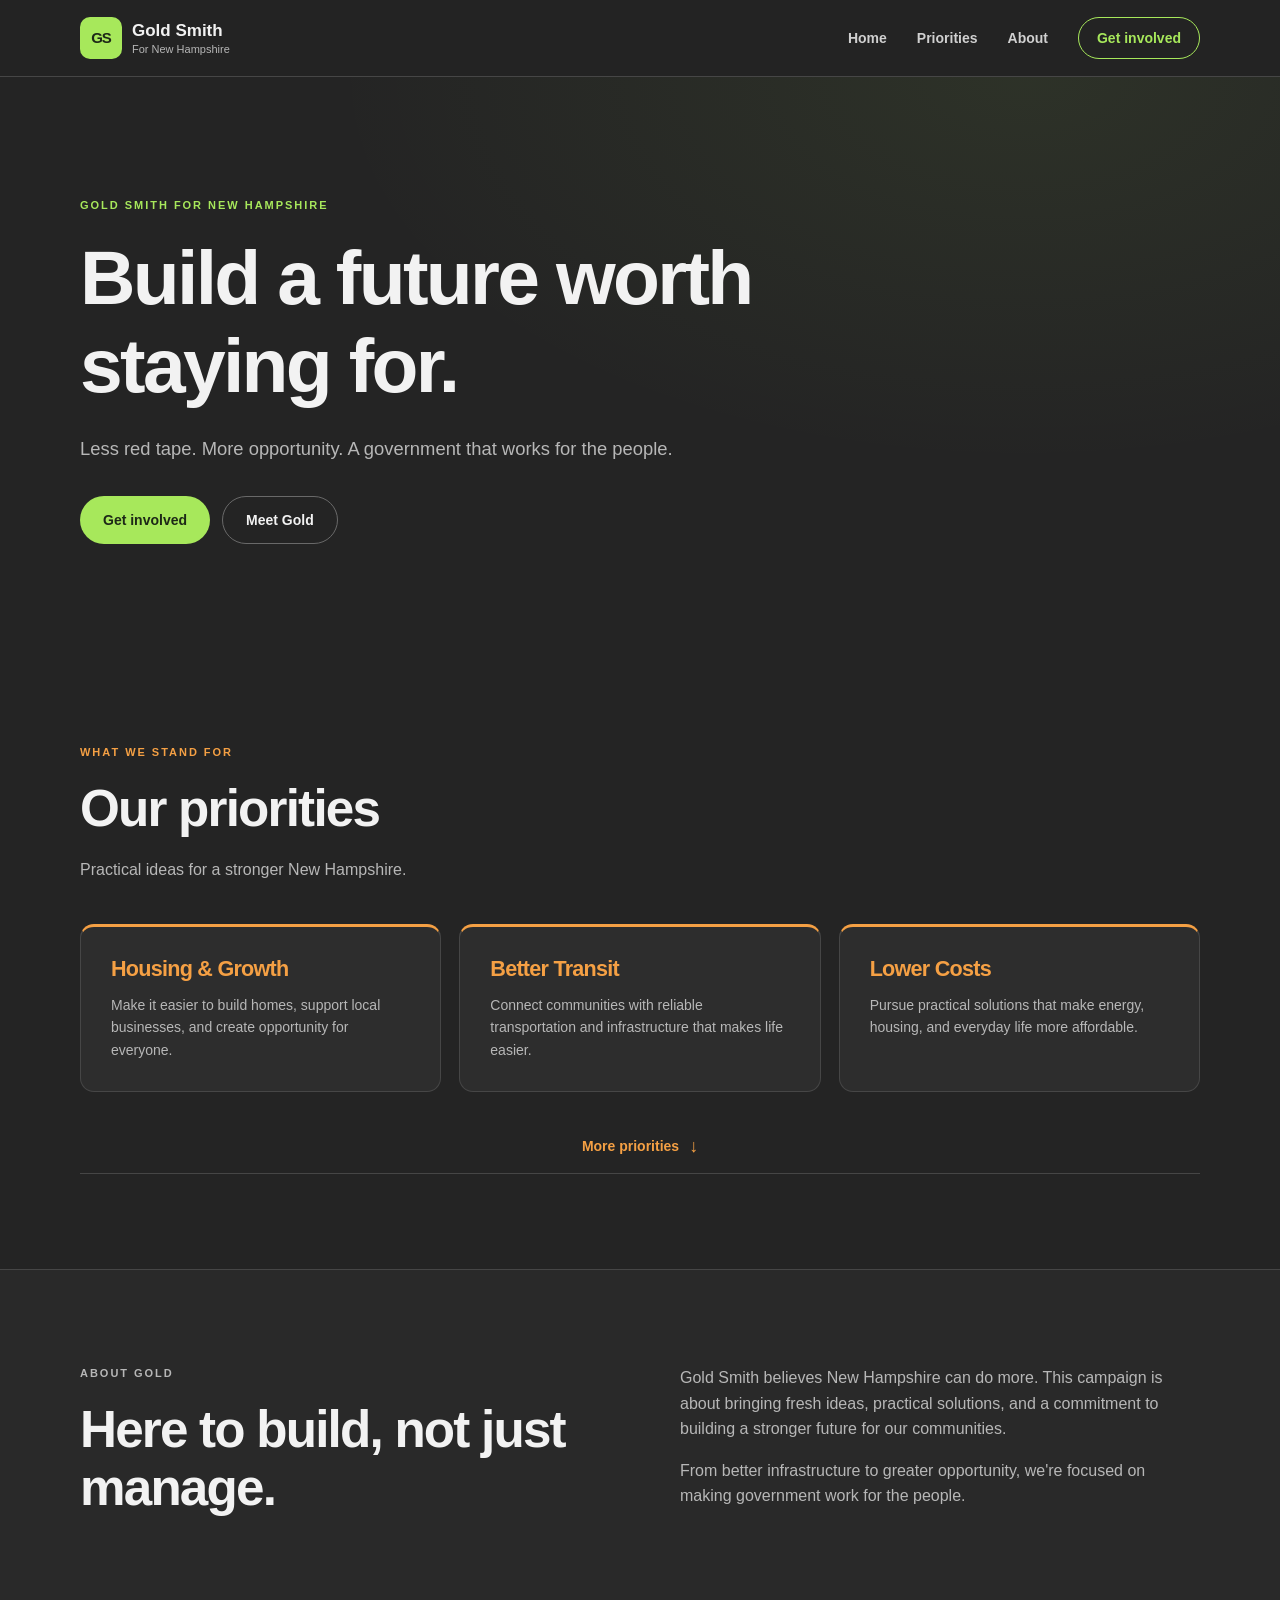
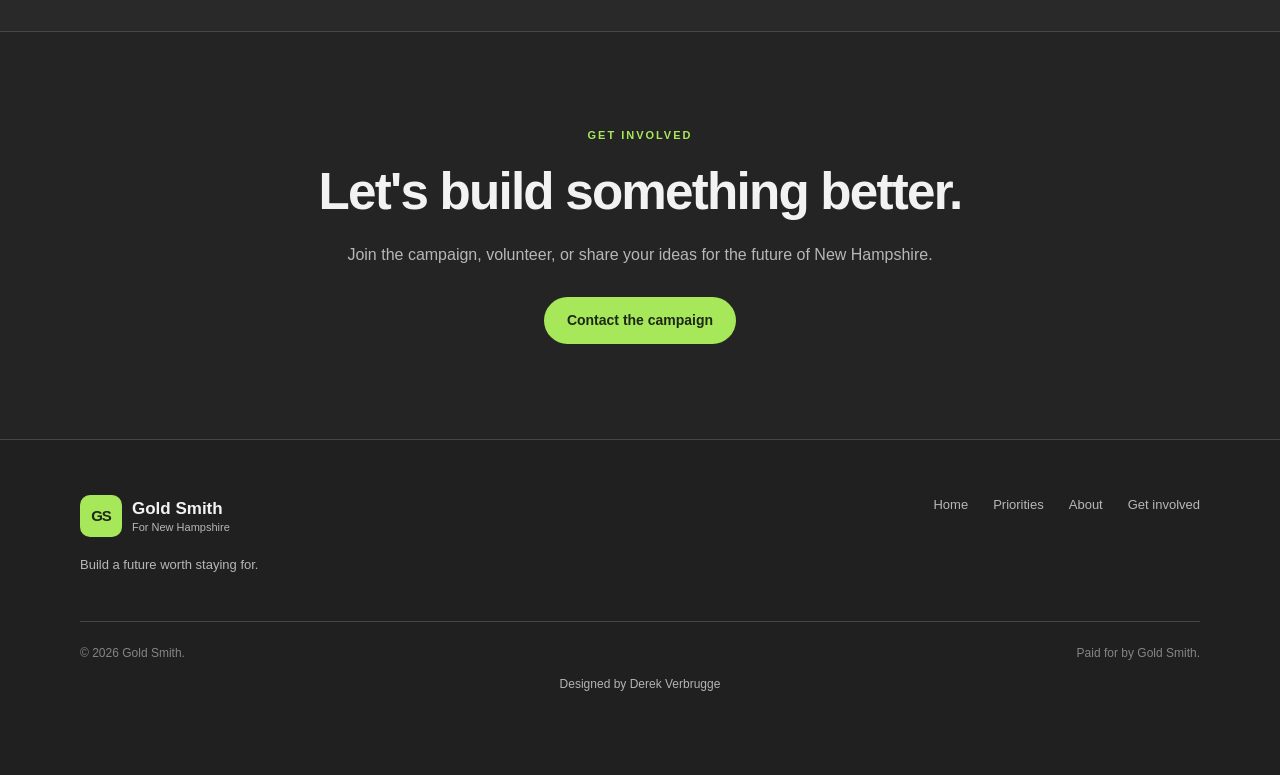
<file: index.html>
<!DOCTYPE html>
<html lang="en">
<head>
  <meta charset="UTF-8">
  <meta name="viewport" content="width=device-width, initial-scale=1.0">
  <meta name="description" content="Gold Smith — Building a better future for New Hampshire.">
  <title>Gold Smith | For New Hampshire</title>
  <link rel="stylesheet" href="style.css">
</head>
<body>
  <div id="site-header"></div>

  <main>
    <section class="hero">
      <div class="container hero-content">
        <p class="eyebrow green">GOLD SMITH FOR NEW HAMPSHIRE</p>
        <h1>Build a future worth staying for.</h1>
        <p class="hero-description">
          Less red tape. More opportunity. A government that works
          for the people.
        </p>
        <div class="hero-buttons">
          <a href="#get-involved" class="button button-green">Get involved</a>
          <a href="#about" class="button button-outline">Meet Gold</a>
        </div>
      </div>
    </section>

    <section class="priorities section" id="priorities">
      <div class="container">
        <div class="section-heading">
          <p class="eyebrow orange">WHAT WE STAND FOR</p>
          <h2>Our priorities</h2>
          <p>Practical ideas for a stronger New Hampshire.</p>
        </div>

        <div class="priority-grid">
          <article class="priority-card">
            <h3>Housing & Growth</h3>
            <p>
              Make it easier to build homes, support local businesses,
              and create opportunity for everyone.
            </p>
          </article>

          <article class="priority-card">
            <h3>Better Transit</h3>
            <p>
              Connect communities with reliable transportation and
              infrastructure that makes life easier.
            </p>
          </article>

          <article class="priority-card">
            <h3>Lower Costs</h3>
            <p>
              Pursue practical solutions that make energy, housing,
              and everyday life more affordable.
            </p>
          </article>

          <div class="more-priorities" id="more-priorities">
            <article class="priority-card" hidden>
              <h3>Education & Opportunity</h3>
              <p>
                Give people the skills, choices, and opportunities
                they need to build a better life.
              </p>
            </article>

            <article class="priority-card" hidden>
              <h3>Local Jobs</h3>
              <p>
                Support independent businesses, skilled trades,
                and the next generation of New Hampshire employers.
              </p>
            </article>

            <article class="priority-card" hidden>
              <h3>Good Government</h3>
              <p>
                Make government more transparent, accountable,
                and responsive to the people it serves.
              </p>
            </article><button type="button" id="more-cards" aria-expanded="false" class="button" style="grid-column:1/-1;justify-self:center">More</button>
          </div>
        </div>

        <button class="more-link" id="more-button"
                aria-expanded="false"
                aria-controls="more-priorities">
          <span>More priorities</span>
          <span class="arrow">↓</span>
        </button>
      </div>
    </section>

    <section class="about section" id="about">
      <div class="container about-layout">
        <div>
          <p class="eyebrow purple">ABOUT GOLD</p>
          <h2>Here to build, not just manage.</h2>
        </div>
        <div>
          <p>
            Gold Smith believes New Hampshire can do more. This campaign
            is about bringing fresh ideas, practical solutions, and a
            commitment to building a stronger future for our communities.
          </p>
          <p>
            From better infrastructure to greater opportunity, we're
            focused on making government work for the people.
          </p>
        </div>
      </div>
    </section>

    <section class="cta section" id="get-involved">
      <div class="container cta-content">
        <p class="eyebrow green">GET INVOLVED</p>
        <h2>Let's build something better.</h2>
        <p>
          Join the campaign, volunteer, or share your ideas for the
          future of New Hampshire.
        </p>
        <a href="mailto:hello@example.com" class="button button-green">
          Contact the campaign
        </a>
      </div>
    </section>
  </main>

  <div id="site-footer"></div>

  <script src="script.js"></script>
<script>document.getElementById('more-cards').addEventListener('click',e=>{const b=e.currentTarget,open=b.getAttribute('aria-expanded')!=='true';document.querySelectorAll('.priority-card').forEach((c,i)=>c.hidden=i>=3&&!open);b.setAttribute('aria-expanded',String(open));b.textContent=open?'Show less':'More'});</script></body>
</html>
</file>
<file: style.css>
:root {
  --background: #242424;
  --surface: #2d2d2d;
  --surface-light: #353535;
  --text: #f2f2f2;
  --muted: #b7b7b7;
  --border: #464646;
  --green: #a7e85b;
  --orange: #f5a044;
  --purple: #c39aff;
  --max-width: 1120px;
  --radius: 14px;
}

* {
  box-sizing: border-box;
}

html {
  scroll-behavior: smooth;
  scroll-padding-top: 90px;
}

body {
  margin: 0;
  background: var(--background);
  color: var(--text);
  font-family: Arial, Helvetica, sans-serif;
  font-size: 16px;
  line-height: 1.6;
}

a {
  color: inherit;
  text-decoration: none;
}

button {
  font: inherit;
}

.container {
  width: min(var(--max-width), calc(100% - 40px));
  margin-inline: auto;
}

/* Header */

.site-header {
  position: sticky;
  top: 0;
  z-index: 100;
  background: rgba(36, 36, 36, 0.96);
  border-bottom: 1px solid var(--border);
  backdrop-filter: blur(12px);
}

.nav-container {
  display: flex;
  align-items: center;
  justify-content: space-between;
  min-height: 76px;
  gap: 24px;
}

.brand {
  display: inline-flex;
  align-items: center;
  gap: 10px;
  flex-shrink: 0;
}

.brand-mark {
  display: grid;
  place-items: center;
  width: 42px;
  height: 42px;
  border-radius: 10px;
  background: var(--green);
  color: #1d2817;
  font-size: 15px;
  font-weight: 800;
  letter-spacing: -1px;
}

.brand strong {
  display: block;
  font-size: 17px;
  line-height: 1.3;
}

.brand small {
  display: block;
  color: var(--muted);
  font-size: 11px;
  line-height: 1.3;
}

.main-nav {
  display: flex;
  align-items: center;
  gap: 30px;
  font-size: 14px;
  font-weight: 600;
}

.main-nav a {
  color: #d0d0d0;
  transition: color 0.2s ease;
}

.main-nav a:hover {
  color: var(--green);
}

.main-nav .nav-cta {
  padding: 9px 18px;
  border: 1px solid var(--green);
  border-radius: 999px;
  color: var(--green);
}

.main-nav .nav-cta:hover {
  background: var(--green);
  color: #1d2817;
}

.menu-toggle {
  display: none;
  width: 42px;
  height: 42px;
  padding: 9px;
  border: 1px solid var(--border);
  border-radius: 8px;
  background: transparent;
  cursor: pointer;
}

.menu-toggle span {
  display: block;
  height: 2px;
  margin: 5px 0;
  background: var(--text);
}

/* Typography */

h1,
h2,
h3,
p {
  margin-top: 0;
}

h1,
h2,
h3 {
  letter-spacing: -0.035em;
  line-height: 1.15;
}

h1 {
  max-width: 780px;
  margin-bottom: 25px;
  font-size: clamp(2.8rem, 6vw, 5.2rem);
  font-weight: 750;
}

h2 {
  margin-bottom: 18px;
  font-size: clamp(2rem, 4vw, 3.4rem);
  font-weight: 750;
}

h3 {
  margin-bottom: 12px;
  font-size: 1.35rem;
}

.eyebrow {
  margin-bottom: 18px;
  font-size: 11px;
  font-weight: 800;
  letter-spacing: 0.18em;
}

.green {
  color: var(--green);
}

.orange {
  color: var(--orange);
}

.purple {
  color: var(--purple);
}

/* Buttons */

.button {
  display: inline-flex;
  align-items: center;
  justify-content: center;
  padding: 12px 23px;
  border-radius: 999px;
  font-size: 14px;
  font-weight: 700;
  transition: transform 0.2s ease, background 0.2s ease;
}

.button:hover {
  transform: translateY(-2px);
}

.button-green {
  background: var(--green);
  color: #1d2817;
}

.button-green:hover {
  background: #bdf17c;
}

.button-outline {
  border: 1px solid #696969;
  color: var(--text);
}

.button-outline:hover {
  border-color: var(--green);
  color: var(--green);
}

/* Hero */

.hero {
  padding: 120px 0 105px;
  background:
    radial-gradient(
      ellipse at 80% 0%,
      rgba(167, 232, 91, 0.07),
      transparent 48%
    );
}

.hero-content {
  max-width: var(--max-width);
}

.hero-description {
  max-width: 600px;
  margin-bottom: 32px;
  color: var(--muted);
  font-size: 1.15rem;
}

.hero-buttons {
  display: flex;
  flex-wrap: wrap;
  gap: 12px;
}

/* Sections */

.section {
  padding: 95px 0;
}

.section-heading {
  max-width: 640px;
  margin-bottom: 42px;
}

.section-heading > p:last-child {
  color: var(--muted);
}

/* Priority cards */

.priority-grid {
  display: grid;
  grid-template-columns: repeat(3, 1fr);
  gap: 18px;
}

.priority-card {
  padding: 30px;
  border: 1px solid var(--border);
  border-top: 3px solid var(--orange);
  border-radius: var(--radius);
  background: var(--surface);
}

.priority-card h3 {
  color: var(--orange);
}

.priority-card p {
  margin-bottom: 0;
  color: var(--muted);
  font-size: 14px;
}

/* All six cards use the same orange style. */

.more-priorities {
  display: none;
  grid-column: 1 / -1;
  grid-template-columns: repeat(3, 1fr);
  gap: 18px;
}

.more-priorities.is-visible {
  display: grid;
}

.more-link {
  display: flex;
  align-items: center;
  justify-content: center;
  gap: 10px;
  width: 100%;
  margin-top: 28px;
  padding: 12px;
  border: 0;
  border-bottom: 1px solid var(--border);
  background: transparent;
  color: var(--orange);
  cursor: pointer;
  font-size: 14px;
  font-weight: 700;
}

.more-link:hover {
  color: #ffc27d;
}

.more-link .arrow {
  font-size: 18px;
}

/* About */

.about {
  background: #292929;
  border-top: 1px solid var(--border);
  border-bottom: 1px solid var(--border);
}

.about-layout {
  display: grid;
  grid-template-columns: 1fr 1fr;
  gap: 80px;
}

.about-layout p {
  color: var(--muted);
}

.about-layout p:last-child {
  margin-bottom: 0;
}

/* Call to action */

.cta {
  text-align: center;
}

.cta-content {
  max-width: 660px;
}

.cta h2 {
  margin-bottom: 20px;
}

.cta p:not(.eyebrow) {
  margin-bottom: 30px;
  color: var(--muted);
}

/* Footer */

.site-footer {
  border-top: 1px solid var(--border);
  padding: 55px 0 25px;
  background: #202020;
}

.footer-content {
  display: flex;
  justify-content: space-between;
  gap: 35px;
}

.footer-tagline {
  margin: 18px 0 0;
  color: var(--muted);
  font-size: 13px;
}

.footer-links {
  display: flex;
  align-items: flex-start;
  flex-wrap: wrap;
  gap: 25px;
  font-size: 13px;
  color: var(--muted);
}

.footer-links a:hover {
  color: var(--green);
}

.footer-bottom {
  display: flex;
  justify-content: space-between;
  flex-wrap: wrap;
  gap: 15px;
  margin-top: 45px;
  padding-top: 22px;
  border-top: 1px solid var(--border);
  color: #858585;
  font-size: 12px;
}

.footer-bottom p {
  margin-bottom: 0;
}

/* Mobile */

@media (max-width: 768px) {
  .container {
    width: min(var(--max-width), calc(100% - 32px));
  }

  .nav-container {
    min-height: 68px;
  }

  .menu-toggle {
    display: block;
  }

  .main-nav {
    display: none;
    position: absolute;
    top: 68px;
    left: 0;
    right: 0;
    flex-direction: column;
    align-items: stretch;
    gap: 0;
    padding: 10px 16px 18px;
    background: #242424;
    border-bottom: 1px solid var(--border);
  }

  .main-nav.is-open {
    display: flex;
  }

  .main-nav a {
    padding: 13px 0;
    border-bottom: 1px solid var(--border);
  }

  .main-nav .nav-cta {
    margin-top: 12px;
    padding: 11px 18px;
    text-align: center;
    border: 1px solid var(--green);
  }

  .hero {
    padding: 80px 0 75px;
  }

  .hero-description {
    font-size: 1rem;
  }

  .section {
    padding: 70px 0;
  }

  .priority-grid {
    grid-template-columns: 1fr;
  }

  .more-priorities {
    grid-template-columns: 1fr;
  }

  .about-layout {
    grid-template-columns: 1fr;
    gap: 20px;
  }

  .footer-content {
    flex-direction: column;
  }

  .footer-links {
    gap: 20px;
  }

  .footer-bottom {
    flex-direction: column;
    gap: 5px;
  }
}

@media (prefers-reduced-motion: reduce) {
  html {
    scroll-behavior: auto;
  }

  *,
  *::before,
  *::after {
    transition-duration: 0.01ms !important;
  }
}

/* Keep the bottom overscroll area the same color as the footer. */
html { background-color: #202020; }

/* Footer developer credit alignment and bottom breathing room. */
.site-footer .template-credit { text-align: center; margin: .75rem 0 0; padding-bottom: 3.5rem; }

/* Website standards */
a,a:visited,a:hover,a:active,a:focus{text-decoration:none!important}body{min-height:100vh;display:flex;flex-direction:column}main{flex:1}#site-footer{margin-top:auto}.template-credit{font-size:.75rem;text-align:center}.footer-links,.footer-navigation{flex-wrap:wrap} [hidden]{display:none!important}
</file>
